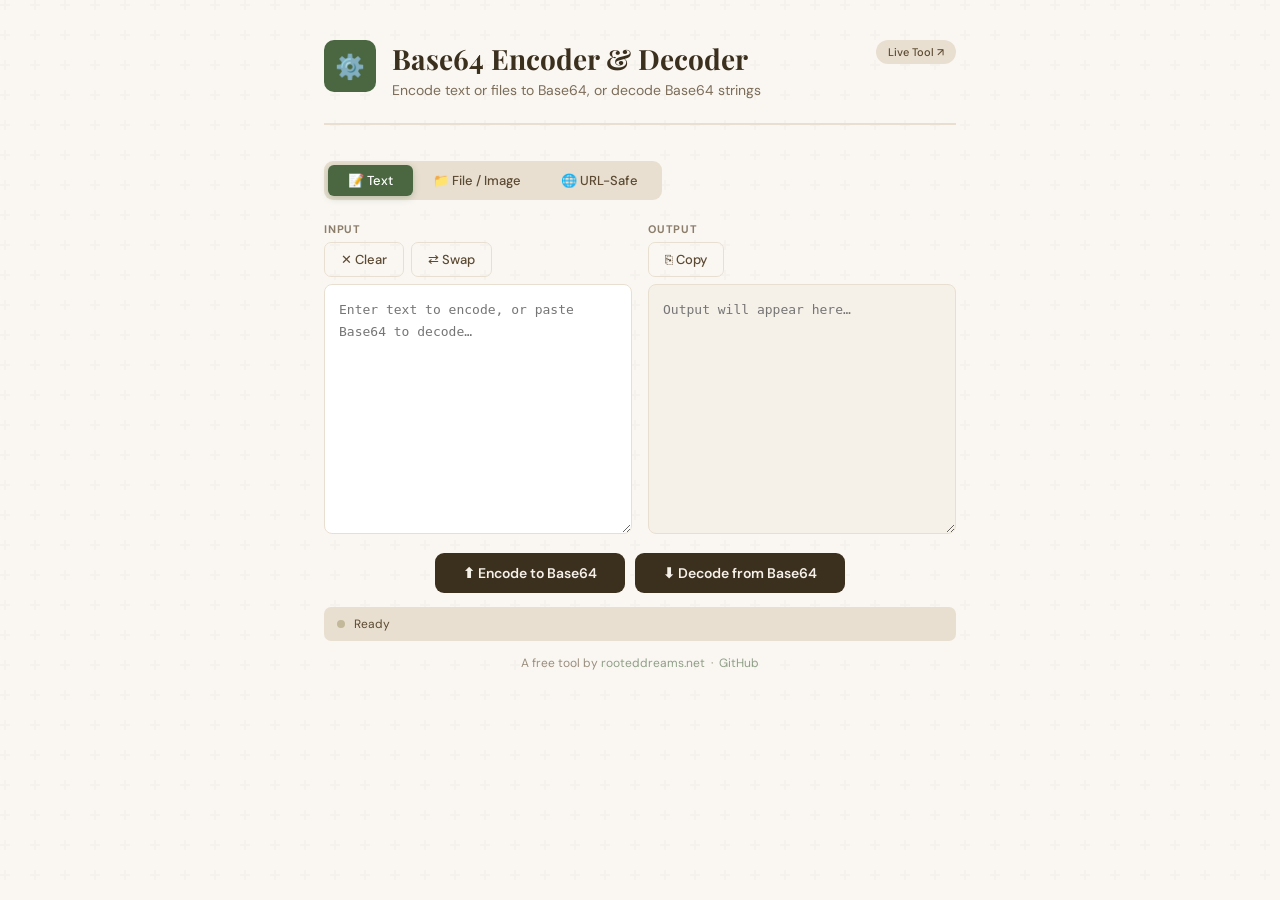
<file: base64-encoder/index.html>
<!DOCTYPE html>
<html lang="en">
<head>
<meta charset="UTF-8">
<meta name="viewport" content="width=device-width, initial-scale=1.0">
<title>Base64 Encoder &amp; Decoder — Rooted Dreams Tools</title>
<link rel="preconnect" href="https://fonts.googleapis.com">
<link href="https://fonts.googleapis.com/css2?family=Playfair+Display:wght@600&family=Source+Code+Pro:wght@400;500&family=DM+Sans:wght@400;500&display=swap" rel="stylesheet">
<link rel="stylesheet" href="css/style.css">
</head>
<body>
<div class="page-wrap">
  <header class="tool-header">
    <div class="tool-icon">⚙️</div>
    <div>
      <h1 class="tool-title">Base64 Encoder &amp; Decoder</h1>
      <p class="tool-sub">Encode text or files to Base64, or decode Base64 strings</p>
    </div>
    <a class="tool-badge" href="https://www.rooteddreams.net/tools/base64-encoder" target="_blank">Live Tool ↗</a>
  </header>
  <div id="tool-root"></div>
  <footer class="tool-footer">
    A free tool by <a href="https://www.rooteddreams.net" target="_blank">rooteddreams.net</a>
    &nbsp;·&nbsp; <a href="https://github.com/RootedDreamsBlog/Web-Tools-Lab" target="_blank">GitHub</a>
  </footer>
</div>
<script src="js/app.js"></script>
</body>
</html>
</file>
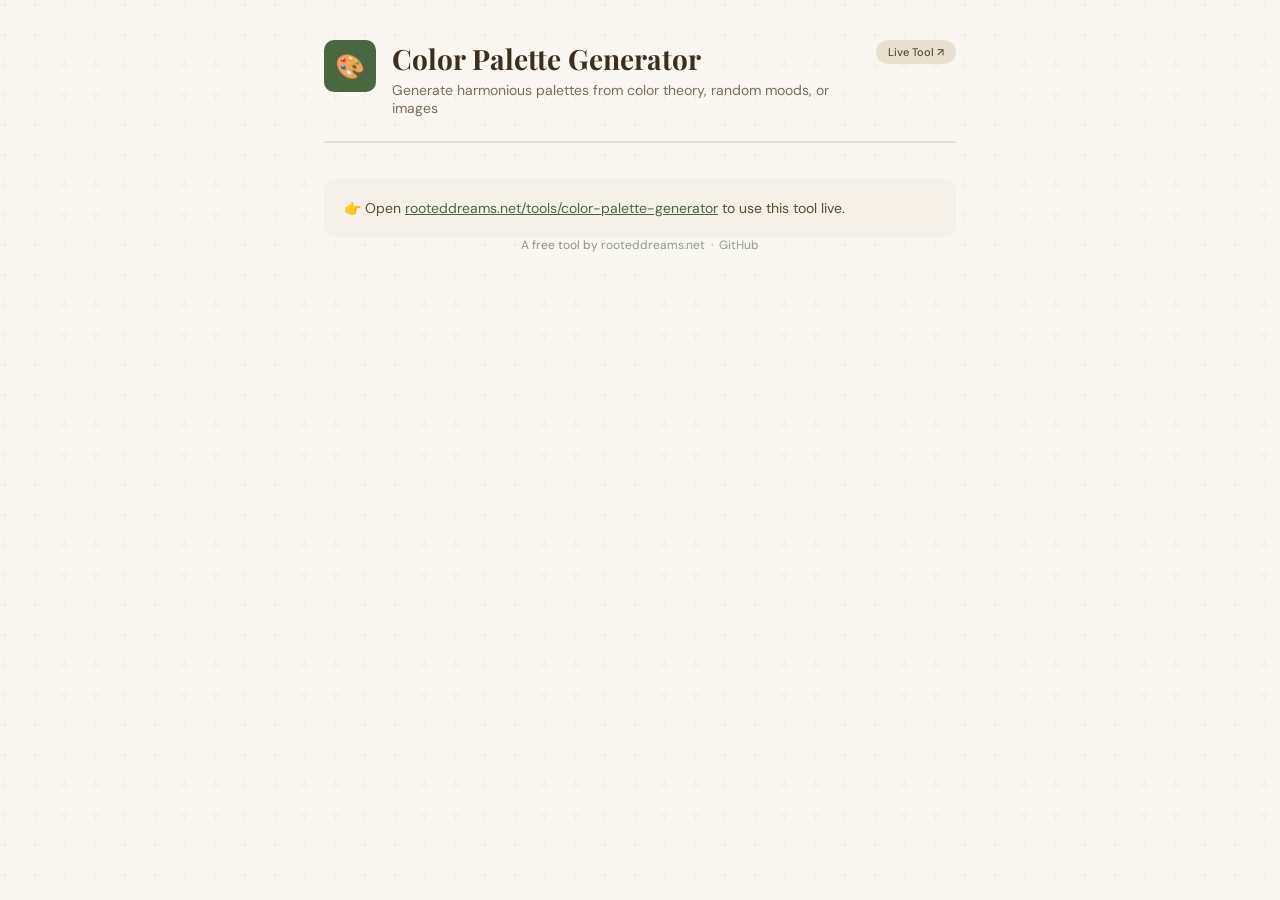
<file: color-palette-generator/index.html>
<!DOCTYPE html>
<html lang="en">
<head>
<meta charset="UTF-8">
<meta name="viewport" content="width=device-width, initial-scale=1.0">
<title>Color Palette Generator — Rooted Dreams Tools</title>
<link rel="preconnect" href="https://fonts.googleapis.com">
<link href="https://fonts.googleapis.com/css2?family=Playfair+Display:wght@600&family=Source+Code+Pro:wght@400;500&family=DM+Sans:wght@400;500&display=swap" rel="stylesheet">
<link rel="stylesheet" href="css/style.css">
</head>
<body>
<div class="page-wrap">
  <header class="tool-header">
    <div class="tool-icon">🎨</div>
    <div>
      <h1 class="tool-title">Color Palette Generator</h1>
      <p class="tool-sub">Generate harmonious palettes from color theory, random moods, or images</p>
    </div>
    <a class="tool-badge" href="https://www.rooteddreams.net/tools/color-palette-generator" target="_blank">Live Tool ↗</a>
  </header>
  <div id="tool-root"></div>
  <footer class="tool-footer">
    A free tool by <a href="https://www.rooteddreams.net" target="_blank">rooteddreams.net</a>
    &nbsp;·&nbsp; <a href="https://github.com/RootedDreamsBlog/Web-Tools-Lab" target="_blank">GitHub</a>
  </footer>
</div>
<script src="js/app.js"></script>
</body>
</html>
</file>
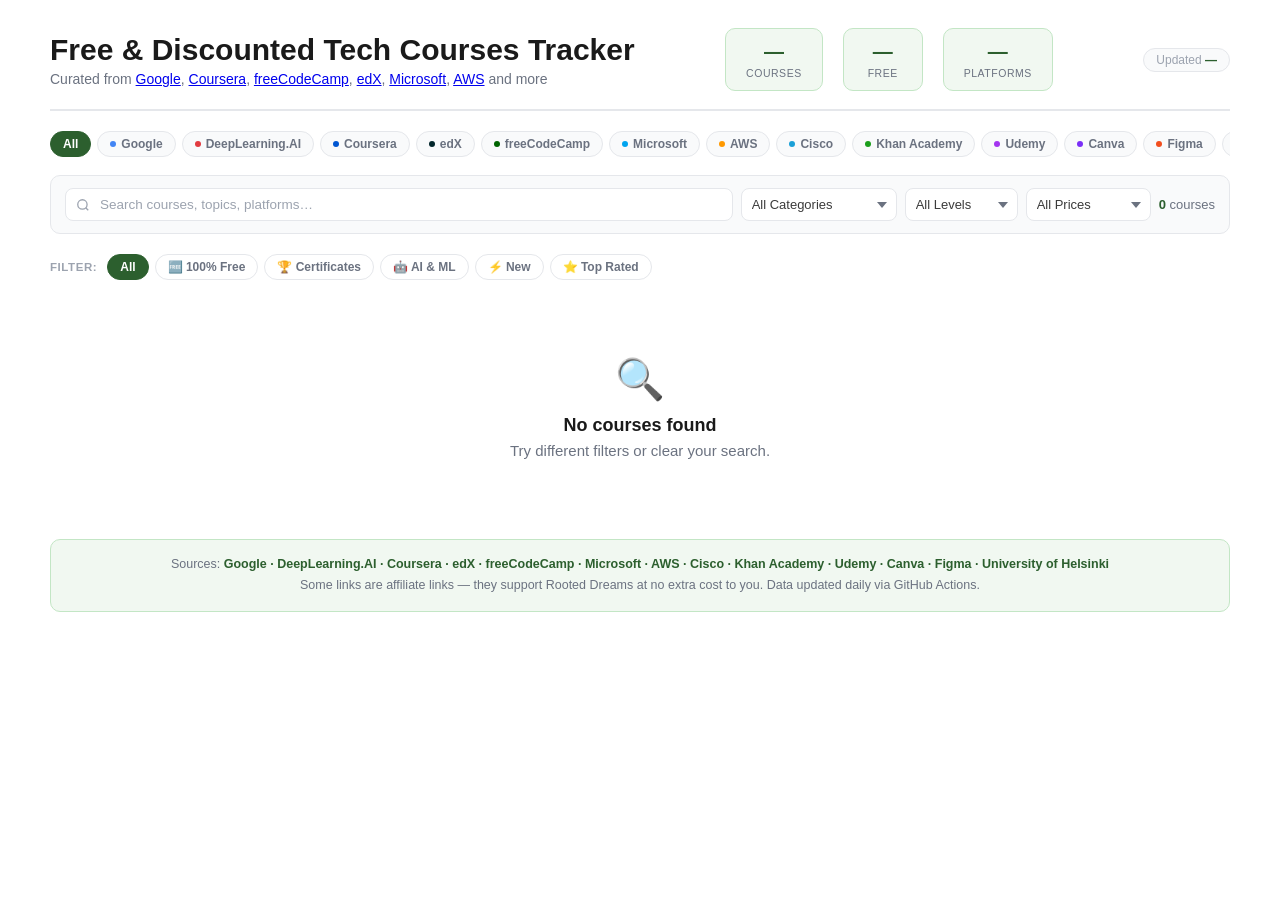
<file: free-courses-tracker/index.html>
<!DOCTYPE html>
<html lang="en">
<head>
    <meta charset="UTF-8">
    <meta name="viewport" content="width=device-width, initial-scale=1.0">
    <style>
        .rd-tracker *,
        .rd-tracker *::before,
        .rd-tracker *::after { box-sizing: border-box; margin: 0; padding: 0; }

        .rd-tracker {
            font-family: 'Plus Jakarta Sans', -apple-system, BlinkMacSystemFont, 'Segoe UI', sans-serif;
            font-size: 15px;
            color: #1a1a1a;
            width: 100%;
            max-width: 1180px;
            margin: 0 auto;
            -webkit-font-smoothing: antialiased;
        }

        /* ── INTRO STRIP ─────────────────────────────────────── */
        .rd-intro {
            display: flex;
            align-items: center;
            justify-content: space-between;
            flex-wrap: wrap;
            gap: 12px;
            padding: 20px 0 18px;
            border-bottom: 2px solid #e5e7eb;
            margin-bottom: 20px;
        }
        .rd-intro-left h2 {
            font-size: 22px;
            font-weight: 700;
            color: #1a1a1a;
            letter-spacing: -.01em;
        }
        .rd-intro-left p {
            font-size: 14px;
            color: #6b7280;
            margin-top: 4px;
        }
        .rd-stats {
            display: flex;
            gap: 20px;
            flex-wrap: wrap;
        }
        .rd-stat {
            text-align: center;
            background: #f1f8f1;
            border: 1px solid #c3e6c5;
            border-radius: 10px;
            padding: 10px 20px;
            min-width: 80px;
        }
        .rd-stat-n {
            font-size: 20px;
            font-weight: 700;
            color: #2c5f2e;
            display: block;
            line-height: 1.2;
        }
        .rd-stat-l {
            font-size: 10.5px;
            color: #6b7280;
            letter-spacing: .05em;
            text-transform: uppercase;
        }
        .rd-updated {
            font-size: 12px;
            color: #9ca3af;
            background: #f9fafb;
            border: 1px solid #e5e7eb;
            border-radius: 99px;
            padding: 4px 12px;
            align-self: center;
        }
        .rd-updated span { color: #2c5f2e; font-weight: 600; }

        /* ── PLATFORM PILLS ──────────────────────────────────── */
        .rd-plat-wrap {
            overflow-x: auto;
            scrollbar-width: none;
            margin-bottom: 16px;
            padding-bottom: 2px;
        }
        .rd-plat-wrap::-webkit-scrollbar { display: none; }
        .rd-plat-inner {
            display: flex;
            gap: 6px;
            width: max-content;
        }
        .rd-pp {
            display: inline-flex;
            align-items: center;
            gap: 5px;
            background: #f9fafb;
            border: 1.5px solid #e5e7eb;
            color: #6b7280;
            font-family: inherit;
            font-size: 12px;
            font-weight: 600;
            padding: 5px 12px;
            border-radius: 99px;
            cursor: pointer;
            transition: all .15s;
            white-space: nowrap;
        }
        .rd-pp:hover { border-color: #4a9e4f; color: #2c5f2e; background: #f1f8f1; }
        .rd-pp.on    { background: #2c5f2e; border-color: #2c5f2e; color: #fff; }
        .rd-dot { width: 6px; height: 6px; border-radius: 50%; flex-shrink: 0; }

        /* ── FILTER BAR ──────────────────────────────────────── */
        .rd-filters {
            display: flex;
            gap: 8px;
            flex-wrap: wrap;
            align-items: center;
            margin-bottom: 20px;
            padding: 12px 14px;
            background: #f9fafb;
            border: 1px solid #e5e7eb;
            border-radius: 10px;
        }
        .rd-search {
            position: relative;
            flex: 1;
            min-width: 200px;
        }
        .rd-search svg {
            position: absolute;
            left: 11px;
            top: 50%;
            transform: translateY(-50%);
            color: #9ca3af;
            pointer-events: none;
        }
        .rd-search input {
            width: 100%;
            padding: 8px 12px 8px 34px;
            background: #fff;
            border: 1.5px solid #e5e7eb;
            border-radius: 8px;
            font-family: inherit;
            font-size: 13.5px;
            color: #1a1a1a;
            outline: none;
            transition: border-color .15s;
        }
        .rd-search input:focus { border-color: #4a9e4f; }
        .rd-search input::placeholder { color: #9ca3af; }
        .rd-sel select {
            appearance: none;
            background: #fff;
            border: 1.5px solid #e5e7eb;
            border-radius: 8px;
            font-family: inherit;
            font-size: 13px;
            color: #3b3b3b;
            padding: 8px 28px 8px 10px;
            cursor: pointer;
            outline: none;
            transition: border-color .15s;
            background-image: url("data:image/svg+xml,%3Csvg xmlns='http://www.w3.org/2000/svg' width='10' height='6'%3E%3Cpath fill='%236b7280' d='M0 0l5 6 5-6z'/%3E%3C/svg%3E");
            background-repeat: no-repeat;
            background-position: right 9px center;
            background-color: #fff;
        }
        .rd-sel select:focus { border-color: #4a9e4f; }
        .rd-count { font-size: 13px; color: #6b7280; margin-left: auto; white-space: nowrap; }
        .rd-count b { color: #2c5f2e; font-weight: 700; }

        /* ── SORT CHIPS ──────────────────────────────────────── */
        .rd-sorts {
            display: flex;
            gap: 6px;
            flex-wrap: wrap;
            margin-bottom: 20px;
            align-items: center;
        }
        .rd-sort-lbl { font-size: 11.5px; font-weight: 700; color: #9ca3af; letter-spacing: .05em; text-transform: uppercase; margin-right: 4px; }
        .rd-sc {
            background: none;
            border: 1.5px solid #e5e7eb;
            color: #6b7280;
            font-family: inherit;
            font-size: 12px;
            font-weight: 600;
            padding: 5px 12px;
            border-radius: 99px;
            cursor: pointer;
            transition: all .15s;
        }
        .rd-sc:hover { border-color: #4a9e4f; color: #2c5f2e; }
        .rd-sc.on    { background: #2c5f2e; border-color: #2c5f2e; color: #fff; }

        /* ── GRID ────────────────────────────────────────────── */
        .rd-grid {
            display: grid;
            grid-template-columns: repeat(auto-fill, minmax(300px, 1fr));
            gap: 16px;
        }

        /* ── CARD ────────────────────────────────────────────── */
        .rd-card {
            background: #fff;
            border: 1.5px solid #e5e7eb;
            border-radius: 12px;
            padding: 18px;
            display: flex;
            flex-direction: column;
            gap: 11px;
            transition: box-shadow .2s, border-color .2s, transform .2s;
            animation: rdUp .3s ease both;
        }
        .rd-card:hover {
            box-shadow: 0 6px 24px rgba(0,0,0,.09);
            border-color: #81c784;
            transform: translateY(-2px);
        }
        @keyframes rdUp {
            from { opacity: 0; transform: translateY(10px); }
            to   { opacity: 1; transform: translateY(0); }
        }

        .rd-ctop { display: flex; justify-content: space-between; align-items: flex-start; gap: 7px; }

        /* platform labels */
        .rd-plbl {
            font-size: 10.5px; font-weight: 700; letter-spacing: .06em;
            text-transform: uppercase; padding: 3px 9px; border-radius: 6px;
            border: 1.5px solid; white-space: nowrap;
        }
        .rp-google     { color: #1a73e8; border-color: #c6dcff; background: #eef4ff; }
        .rp-dl         { color: #b91c1c; border-color: #fecaca; background: #fff5f5; }
        .rp-coursera   { color: #0056d2; border-color: #c5deff; background: #f0f6ff; }
        .rp-udemy      { color: #7b2de8; border-color: #ddd0fc; background: #f7f0ff; }
        .rp-edx        { color: #026d77; border-color: #b2dfe6; background: #edf9fb; }
        .rp-fcc        { color: #166534; border-color: #bbf7d0; background: #f0fdf4; }
        .rp-cisco      { color: #0369a1; border-color: #bae6fd; background: #f0f9ff; }
        .rp-khan       { color: #15803d; border-color: #bbf7d0; background: #f0fdf4; }
        .rp-ms         { color: #0078d4; border-color: #bfdfff; background: #eff6ff; }
        .rp-aws        { color: #c27803; border-color: #fde68a; background: #fffbeb; }
        .rp-canva      { color: #6d28d9; border-color: #ddd6fe; background: #f5f3ff; }
        .rp-figma      { color: #c2410c; border-color: #fed7aa; background: #fff7ed; }
        .rp-odin       { color: #166534; border-color: #bbf7d0; background: #f0fdf4; }
        .rp-default    { color: #6b7280; border-color: #e5e7eb; background: #f9fafb; }

        /* badges */
        .rd-bdg {
            font-size: 10.5px; font-weight: 700; padding: 3px 9px;
            border-radius: 6px; border: 1.5px solid; white-space: nowrap; flex-shrink: 0;
        }
        .rb-free   { color: #2c5f2e; border-color: #81c784; background: #e8f5e9; }
        .rb-cert   { color: #d97706; border-color: #fcd34d; background: #fef3c7; }
        .rb-hot    { color: #dc2626; border-color: #fca5a5; background: #fee2e2; }
        .rb-new    { color: #2563eb; border-color: #93c5fd; background: #dbeafe; }
        .rb-disc   { color: #7c3aed; border-color: #c4b5fd; background: #ede9fe; }
        .rb-brand  { color: #0284c7; border-color: #7dd3fc; background: #e0f2fe; }
        .rb-ms     { color: #0078d4; border-color: #bfdfff; background: #eff6ff; }
        .rb-aws    { color: #d97706; border-color: #fcd34d; background: #fef3c7; }
        .rb-shield { color: #0284c7; border-color: #7dd3fc; background: #e0f2fe; }
        .rb-os     { color: #2c5f2e; border-color: #81c784; background: #e8f5e9; }
        .rb-harvard{ color: #9b1c1c; border-color: #fca5a5; background: #fff0f0; }

        .rd-title { font-size: 15px; font-weight: 700; line-height: 1.4; color: #1a1a1a; }

        .rd-tags { display: flex; gap: 5px; flex-wrap: wrap; }
        .rd-tag  { font-size: 11px; font-weight: 600; padding: 2px 9px; border-radius: 99px; background: #f9fafb; border: 1px solid #e5e7eb; color: #6b7280; }
        .rd-tag-cat { background: #f1f8f1; border-color: #c3e6c5; color: #2c5f2e; }

        .rd-meta { display: flex; gap: 12px; font-size: 12px; color: #6b7280; flex-wrap: wrap; }
        .rd-desc { font-size: 13px; color: #3b3b3b; line-height: 1.58; flex: 1; }

        .rd-prow {
            display: flex; align-items: center; justify-content: space-between;
            gap: 6px; padding-top: 4px; border-top: 1px solid #e5e7eb;
        }
        .rd-pg    { display: flex; align-items: baseline; gap: 7px; }
        .rd-pfree { font-size: 17px; font-weight: 700; color: #2c5f2e; }
        .rd-ptrial{ font-size: 15px; font-weight: 700; color: #4a9e4f; }
        .rd-ppaid { font-size: 17px; font-weight: 700; color: #dc2626; }
        .rd-pwas  { font-size: 12px; color: #9ca3af; text-decoration: line-through; }
        .rd-exp   {
            font-size: 11px; font-weight: 700; color: #dc2626;
            background: #fee2e2; border: 1px solid #fca5a5;
            padding: 2px 9px; border-radius: 99px;
            animation: rdPulse 2s infinite;
        }
        @keyframes rdPulse { 0%,100%{opacity:1} 50%{opacity:.5} }

        .rd-btn {
            display: flex; align-items: center; justify-content: center; gap: 5px;
            text-decoration: none; font-family: inherit; font-size: 13.5px; font-weight: 700;
            padding: 10px 16px; border-radius: 8px;
            transition: filter .15s, transform .15s; margin-top: 2px;
        }
        .rd-btn:hover { filter: brightness(1.08); transform: scale(1.01); }
        .rb-btn-free  { background: linear-gradient(135deg, #1b4d1d, #4a9e4f); color: #fff; }
        .rb-btn-trial { background: linear-gradient(135deg, #2c5f2e, #81c784); color: #fff; }
        .rb-btn-paid  { background: linear-gradient(135deg, #92400e, #d97706); color: #fff; }

        /* ── EMPTY ───────────────────────────────────────────── */
        .rd-empty { grid-column: 1/-1; text-align: center; padding: 56px 20px; color: #6b7280; }
        .rd-empty-ico { font-size: 40px; margin-bottom: 12px; }
        .rd-empty h3  { font-size: 18px; color: #1a1a1a; margin-bottom: 6px; }

        /* ── FOOTER NOTE ─────────────────────────────────────── */
        .rd-footnote {
            margin-top: 24px;
            padding: 14px 16px;
            background: #f1f8f1;
            border: 1px solid #c3e6c5;
            border-radius: 10px;
            font-size: 12.5px;
            color: #6b7280;
            text-align: center;
            line-height: 1.7;
        }
        .rd-footnote strong { color: #2c5f2e; }

        /* ── RESPONSIVE ──────────────────────────────────────── */
        @media (max-width: 640px) {
            .rd-intro   { flex-direction: column; align-items: flex-start; }
            .rd-stats   { gap: 10px; }
            .rd-filters { flex-direction: column; }
            .rd-search  { min-width: 100%; }
            .rd-sel select { width: 100%; }
            .rd-count   { margin-left: 0; }
            .rd-grid    { grid-template-columns: 1fr; }
        }

        /* ── SKELETON LOADING CARDS ──────────────────────────── */
        .rd-skeleton { pointer-events: none; }
        .rd-skel-top, .rd-skel-title, .rd-skel-line, .rd-skel-btn {
            background: linear-gradient(90deg, #f0f0f0 25%, #e0e0e0 50%, #f0f0f0 75%);
            background-size: 200% 100%;
            animation: rdSkel 1.4s ease infinite;
            border-radius: 6px;
        }
        .rd-skel-top   { height: 22px; width: 40%; margin-bottom: 4px; }
        .rd-skel-title { height: 18px; width: 85%; margin: 4px 0; }
        .rd-skel-line  { height: 14px; width: 70%; margin: 6px 0; }
        .rd-skel-short { width: 45%; }
        .rd-skel-btn   { height: 40px; width: 100%; margin-top: 8px; }
        @keyframes rdSkel {
            0%   { background-position: 200% 0; }
            100% { background-position: -200% 0; }
        }
    </style>
</head>
<body>
<div class="rd-tracker">

    <!-- INTRO -->
    <div class="rd-intro">
        <div class="rd-intro-left">
            <h1>Free &amp; Discounted Tech Courses Tracker</h1>
            <p>Curated from <a href="https://www.google.com" target="_blank">Google</a>, <a href="https://www.coursera.org" target="_blank">Coursera</a>, <a href="https://www.freecodecamp.org" target="_blank">freeCodeCamp</a>, <a href="https://www.edx.org" target="_blank">edX</a>, <a href="https://www.microsoft.com" target="_blank">Microsoft</a>, <a href="https://www.aws.amacon.com" target="_blank">AWS</a> and more</p>
        </div>
        <div class="rd-stats">
            <div class="rd-stat">
                <span class="rd-stat-n" id="rd-total">—</span>
                <span class="rd-stat-l">Courses</span>
            </div>
            <div class="rd-stat">
                <span class="rd-stat-n" id="rd-free">—</span>
                <span class="rd-stat-l">Free</span>
            </div>
            <div class="rd-stat">
                <span class="rd-stat-n" id="rd-plat-count">—</span>
                <span class="rd-stat-l">Platforms</span>
            </div>
        </div>
        <div class="rd-updated">Updated <span id="rd-updated-date">—</span></div>
    </div>

    <!-- PLATFORM PILLS -->
    <div class="rd-plat-wrap">
        <div class="rd-plat-inner">
            <button class="rd-pp on" onclick="rdPlat('',this)">All</button>
            <button class="rd-pp" onclick="rdPlat('Google',this)"><span class="rd-dot" style="background:#4285f4"></span>Google</button>
            <button class="rd-pp" onclick="rdPlat('DeepLearning.AI',this)"><span class="rd-dot" style="background:#e23b40"></span>DeepLearning.AI</button>
            <button class="rd-pp" onclick="rdPlat('Coursera',this)"><span class="rd-dot" style="background:#0056d2"></span>Coursera</button>
            <button class="rd-pp" onclick="rdPlat('edX',this)"><span class="rd-dot" style="background:#02262b"></span>edX</button>
            <button class="rd-pp" onclick="rdPlat('freeCodeCamp',this)"><span class="rd-dot" style="background:#006400"></span>freeCodeCamp</button>
            <button class="rd-pp" onclick="rdPlat('Microsoft Learn',this)"><span class="rd-dot" style="background:#00a4ef"></span>Microsoft</button>
            <button class="rd-pp" onclick="rdPlat('AWS Training',this)"><span class="rd-dot" style="background:#ff9900"></span>AWS</button>
            <button class="rd-pp" onclick="rdPlat('Cisco',this)"><span class="rd-dot" style="background:#1ba0d7"></span>Cisco</button>
            <button class="rd-pp" onclick="rdPlat('Khan Academy',this)"><span class="rd-dot" style="background:#1b9e1b"></span>Khan Academy</button>
            <button class="rd-pp" onclick="rdPlat('Udemy',this)"><span class="rd-dot" style="background:#a435f0"></span>Udemy</button>
            <button class="rd-pp" onclick="rdPlat('Canva',this)"><span class="rd-dot" style="background:#7b2ff7"></span>Canva</button>
            <button class="rd-pp" onclick="rdPlat('Figma',this)"><span class="rd-dot" style="background:#f24e1e"></span>Figma</button>
            <button class="rd-pp" onclick="rdPlat('University of Helsinki',this)"><span class="rd-dot" style="background:#003580"></span>Univ. Helsinki</button>
        </div>
    </div>

    <!-- FILTERS -->
    <div class="rd-filters">
        <div class="rd-search">
            <svg width="14" height="14" fill="none" viewBox="0 0 24 24" stroke="currentColor" stroke-width="2.2">
                <circle cx="11" cy="11" r="8"/><path d="M21 21l-4.35-4.35"/>
            </svg>
            <input type="text" id="rd-search" placeholder="Search courses, topics, platforms…" oninput="rdRender()" autocomplete="off">
        </div>
        <div class="rd-sel">
            <select id="rd-cat" onchange="rdRender()">
                <option value="">All Categories</option>
                <option value="AI & ML">🤖 AI & ML</option>
                <option value="Business & Data">📊 Business & Data</option>
                <option value="Design">🎨 Design</option>
                <option value="Programming">💻 Programming</option>
            </select>
        </div>
        <div class="rd-sel">
            <select id="rd-lvl" onchange="rdRender()">
                <option value="">All Levels</option>
                <option value="Beginner">Beginner</option>
                <option value="Intermediate">Intermediate</option>
            </select>
        </div>
        <div class="rd-sel">
            <select id="rd-price" onchange="rdRender()">
                <option value="">All Prices</option>
                <option value="free">🆓 Free Only</option>
                <option value="trial">🔓 Free Trial</option>
                <option value="paid">💸 Discounted</option>
            </select>
        </div>
        <div class="rd-count"><b id="rd-cnt">0</b> courses</div>
    </div>

    <!-- SORT CHIPS -->
    <div class="rd-sorts">
        <span class="rd-sort-lbl">Filter:</span>
        <button class="rd-sc on" onclick="rdSort('all',this)">All</button>
        <button class="rd-sc"    onclick="rdSort('free',this)">🆓 100% Free</button>
        <button class="rd-sc"    onclick="rdSort('cert',this)">🏆 Certificates</button>
        <button class="rd-sc"    onclick="rdSort('ai',this)">🤖 AI &amp; ML</button>
        <button class="rd-sc"    onclick="rdSort('new',this)">⚡ New</button>
        <button class="rd-sc"    onclick="rdSort('top',this)">⭐ Top Rated</button>
    </div>

    <!-- GRID -->
    <div class="rd-grid" id="rd-grid"></div>

    <!-- FOOTNOTE -->
    <div class="rd-footnote">
        Sources: <strong>Google · DeepLearning.AI · Coursera · edX · freeCodeCamp · Microsoft · AWS · Cisco · Khan Academy · Udemy · Canva · Figma · University of Helsinki</strong><br>
        Some links are affiliate links — they support Rooted Dreams at no extra cost to you. Data updated daily via GitHub Actions.
    </div>

</div><!-- end .rd-tracker -->

<script>
    // Data baked in at build time by scraper/build.py — no fetch, instant load
    // ── DATA: fetched from GitHub, cached in localStorage for the day ──────────
    // jsDelivr CDN — mirrors GitHub with global edge caching + correct CORS headers
    // Much faster than raw.githubusercontent.com when embedded on external sites
    const RD_DATA_URL = 'https://cdn.jsdelivr.net/gh/RootedDreamsBlog/Web-Tools-Lab@main/free-courses-tracker/data/courses.json';
    const RD_CACHE_KEY = 'rd_courses_v2';
    const RD_CACHE_DATE_KEY = 'rd_courses_date_v2';
    let RD_COURSES = [];

    async function rdLoadData() {
        const today = new Date().toISOString().slice(0, 10);
        const cachedDate = localStorage.getItem(RD_CACHE_DATE_KEY);
        const cachedData = localStorage.getItem(RD_CACHE_KEY);

        // Use cache if it's from today — instant, no network request
        if (cachedDate === today && cachedData) {
            try {
                RD_COURSES = JSON.parse(cachedData);
                rdUpdateStats();
                rdRender();
                return;
            } catch(e) { /* cache corrupt, fall through to fetch */ }
        }

        // Show skeleton cards while fetching
        rdShowSkeleton();

        try {
            const res = await fetch(RD_DATA_URL + '?v=' + today);
            if (!res.ok) throw new Error('HTTP ' + res.status);
            RD_COURSES = await res.json();
            // Cache for the rest of today
            localStorage.setItem(RD_CACHE_KEY, JSON.stringify(RD_COURSES));
            localStorage.setItem(RD_CACHE_DATE_KEY, today);
            rdUpdateStats();
            rdRender();
        } catch(err) {
            // If fetch fails, try the stale cache rather than showing an error
            if (cachedData) {
                try {
                    RD_COURSES = JSON.parse(cachedData);
                    rdUpdateStats();
                    rdRender();
                    return;
                } catch(e) {}
            }
            document.getElementById('rd-grid').innerHTML =
                '<div class="rd-empty"><div class="rd-empty-ico">⚠️</div>' +
                '<h3>Could not load courses</h3>' +
                '<p>Please check your internet connection and refresh the page.</p></div>';
        }
    }

    function rdUpdateStats() {
        // All values calculated live from fetched data — never stale
        const total     = RD_COURSES.length;
        const freeCount = RD_COURSES.filter(c => c.price?.toLowerCase() === 'free').length;
        const platforms = new Set(RD_COURSES.map(c => c.platform).filter(Boolean)).size;

        // Most recent scraped_at date in the dataset
        const dates = RD_COURSES.map(c => c.scraped_at).filter(Boolean).sort();
        const latestDate = dates.length
            ? new Date(dates[dates.length - 1]).toLocaleDateString('en-GB', { day: 'numeric', month: 'short', year: 'numeric' })
            : new Date().toLocaleDateString('en-GB', { day: 'numeric', month: 'short', year: 'numeric' });

        const totalEl = document.getElementById('rd-total');
        const freeEl  = document.getElementById('rd-free');
        const platEl  = document.getElementById('rd-plat-count');
        const dateEl  = document.getElementById('rd-updated-date');

        if (totalEl) totalEl.textContent = total + '+';
        if (freeEl)  freeEl.textContent  = freeCount + '+';
        if (platEl)  platEl.textContent  = platforms;
        if (dateEl)  dateEl.textContent  = latestDate;
    }

    function rdShowSkeleton() {
        const grid = document.getElementById('rd-grid');
        grid.innerHTML = Array(6).fill(0).map(() => `
    <div class="rd-card rd-skeleton">
      <div class="rd-skel-top"></div>
      <div class="rd-skel-title"></div>
      <div class="rd-skel-line"></div>
      <div class="rd-skel-line rd-skel-short"></div>
      <div class="rd-skel-btn"></div>
    </div>`).join('');
    }

    let rdActivePlat = '';
    let rdActiveSort = 'all';

    // ── PLATFORM ────────────────────────────────────────────
    function rdPlat(p, btn) {
        rdActivePlat = p;
        document.querySelectorAll('.rd-pp').forEach(b => b.classList.remove('on'));
        btn.classList.add('on');
        rdRender();
    }

    // ── SORT ─────────────────────────────────────────────────
    function rdSort(s, btn) {
        rdActiveSort = s;
        document.querySelectorAll('.rd-sc').forEach(b => b.classList.remove('on'));
        btn.classList.add('on');
        rdRender();
    }

    // ── FILTER ───────────────────────────────────────────────
    function rdFiltered() {
        const q   = document.getElementById('rd-search').value.toLowerCase().trim();
        const cat = document.getElementById('rd-cat').value;
        const lvl = document.getElementById('rd-lvl').value;
        const prc = document.getElementById('rd-price').value;

        return RD_COURSES.filter(c => {
            const p = (c.price||'').toLowerCase();
            if (q && ![c.title,c.platform,c.description,c.category].some(f=>f?.toLowerCase().includes(q))) return false;
            if (cat && c.category !== cat) return false;
            if (lvl && c.level !== lvl) return false;
            if (rdActivePlat && c.platform !== rdActivePlat) return false;
            if (prc==='free'  && p!=='free') return false;
            if (prc==='trial' && p!=='free trial') return false;
            if (prc==='paid'  && (p==='free'||p==='free trial')) return false;
            if (rdActiveSort==='free'  && p!=='free') return false;
            if (rdActiveSort==='cert'  && !c.badge?.toLowerCase().match(/cert|harvard|university|microsoft|google/)) return false;
            if (rdActiveSort==='ai'    && c.category!=='AI & ML') return false;
            if (rdActiveSort==='new'   && !c.badge?.match(/New|⚡/)) return false;
            if (rdActiveSort==='top'   && (c.rating||0)<4.8) return false;
            return true;
        });
    }

    // ── HELPERS ──────────────────────────────────────────────
    function rdPlatClass(p) {
        const m = {
            'Google':'rp-google','DeepLearning.AI':'rp-dl','Coursera':'rp-coursera',
            'Udemy':'rp-udemy','edX':'rp-edx','freeCodeCamp':'rp-fcc','Cisco':'rp-cisco',
            'Khan Academy':'rp-khan','Microsoft Learn':'rp-ms','AWS Training':'rp-aws',
            'Canva':'rp-canva','Figma':'rp-figma','The Odin Project':'rp-odin'
        };
        return m[p]||'rp-default';
    }

    function rdBadgeClass(b) {
        if (!b) return 'rb-brand';
        const s = b.toLowerCase();
        if (s.includes('popular')||s.includes('hot')) return 'rb-hot';
        if (s.includes('certif'))  return 'rb-cert';
        if (s.includes('harvard')) return 'rb-harvard';
        if (s.includes('univers')) return 'rb-cert';
        if (s.includes('%'))       return 'rb-disc';
        if (s.includes('new')||s.includes('⚡')) return 'rb-new';
        if (s.includes('free')&&!s.includes('trial')) return 'rb-free';
        if (s.includes('microsoft')||s.includes('🏢')) return 'rb-ms';
        if (s.includes('aws')||s.includes('☁️')) return 'rb-aws';
        if (s.includes('cisco')||s.includes('🛡')) return 'rb-shield';
        if (s.includes('open source')) return 'rb-os';
        return 'rb-brand';
    }

    function rdPriceHTML(c) {
        const p = (c.price||'').toLowerCase();
        if (p==='free')       return `<span class="rd-pfree">FREE</span>`;
        if (p==='free trial') return `<div class="rd-pg"><span class="rd-ptrial">Free Trial</span><span class="rd-pwas">then ${c.original_price}</span></div>`;
        return `<div class="rd-pg"><span class="rd-ppaid">${c.price}</span><span class="rd-pwas">${c.original_price}</span></div>`;
    }

    function rdExpiry(d) {
        if (!d) return '';
        const days = Math.ceil((new Date(d)-new Date())/86400000);
        return (days>0&&days<=7)?`<span class="rd-exp">⏰ ${days}d left</span>`:'';
    }

    function rdBtnCfg(c) {
        const p = (c.price||'').toLowerCase();
        if (p==='free')       return {cls:'rb-btn-free', lbl:'🎓 Enroll Free →'};
        if (p==='free trial') return {cls:'rb-btn-trial',lbl:'▶ Start Free Trial →'};
        return {cls:'rb-btn-paid',lbl:'⚡ Get This Deal →'};
    }

    // ── RENDER ───────────────────────────────────────────────
    function rdRender() {
        const list = rdFiltered();
        document.getElementById('rd-cnt').textContent = list.length;
        const grid = document.getElementById('rd-grid');

        if (!list.length) {
            grid.innerHTML = `<div class="rd-empty"><div class="rd-empty-ico">🔍</div><h3>No courses found</h3><p>Try different filters or clear your search.</p></div>`;
            return;
        }

        grid.innerHTML = list.map((c, i) => {
            const btn = rdBtnCfg(c);
            return `
    <article class="rd-card" style="animation-delay:${Math.min(i*0.03,0.36)}s">
      <div class="rd-ctop">
        <span class="rd-plbl ${rdPlatClass(c.platform)}">${c.platform}</span>
        <span class="rd-bdg ${rdBadgeClass(c.badge)}">${c.badge||'🆓 Free'}</span>
      </div>
      <h3 class="rd-title">${c.title}</h3>
      <div class="rd-tags">
        <span class="rd-tag rd-tag-cat">${c.category}</span>
        <span class="rd-tag">${c.level}</span>
      </div>
      <div class="rd-meta">
        <span>⭐ ${c.rating}</span>
        <span>👥 ${c.students}</span>
        <span>🕐 ${c.duration}</span>
      </div>
      <p class="rd-desc">${c.description}</p>
      <div class="rd-prow">
        ${rdPriceHTML(c)}
        ${rdExpiry(c.expires)}
      </div>
      <a href="${c.link}" target="_blank" rel="noopener noreferrer" class="rd-btn ${btn.cls}">${btn.lbl}</a>
    </article>`;
        }).join('');
    }

    // Run immediately — data is already in the page, no fetch needed
    rdRender();
</script>
</body>
</html>
</file>
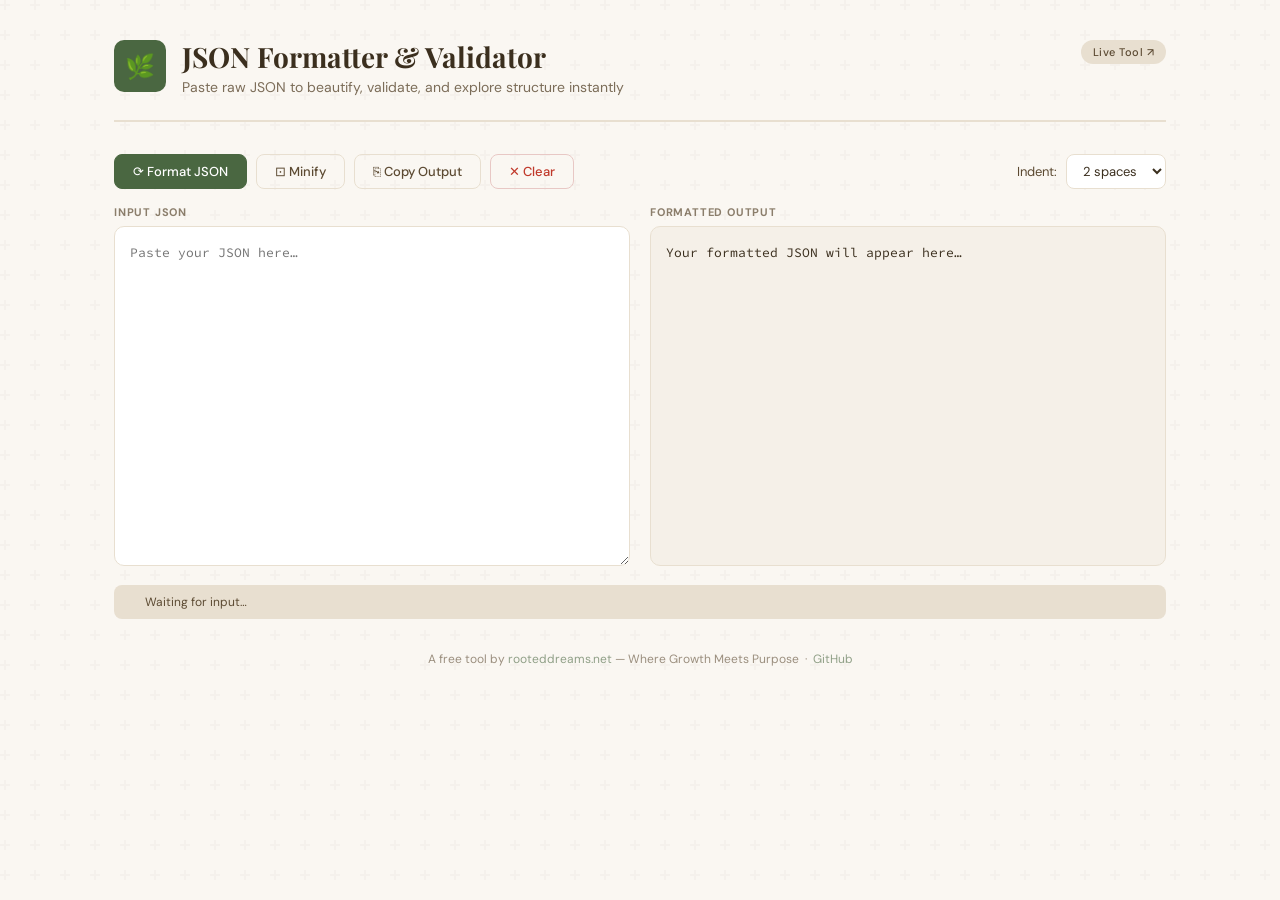
<file: json-formatter/index.html>
<!DOCTYPE html>
<html lang="en">
<head>
<meta charset="UTF-8">
<meta name="viewport" content="width=device-width, initial-scale=1.0">
<title>JSON Formatter & Validator — Rooted Dreams Tools</title>
<meta name="description" content="Free online JSON formatter, validator and beautifier. A free tool by rooteddreams.net">
<link rel="preconnect" href="https://fonts.googleapis.com">
<link href="https://fonts.googleapis.com/css2?family=Playfair+Display:wght@600&family=Source+Code+Pro:wght@400;500&family=DM+Sans:wght@400;500&display=swap" rel="stylesheet">
<link rel="stylesheet" href="css/style.css">
</head>
<body>
<div class="page-wrap">
  <header class="tool-header">
    <div class="tool-icon">🌿</div>
    <div>
      <h1 class="tool-title">JSON Formatter & Validator</h1>
      <p class="tool-sub">Paste raw JSON to beautify, validate, and explore structure instantly</p>
    </div>
    <a class="tool-badge" href="https://www.rooteddreams.net/tools/json-formatter" target="_blank">Live Tool ↗</a>
  </header>

  <div class="controls">
    <button class="btn btn-primary" onclick="rdFmtFormat()">⟳ Format JSON</button>
    <button class="btn btn-secondary" onclick="rdFmtMinify()">⊡ Minify</button>
    <button class="btn btn-secondary" onclick="rdFmtCopy()">⎘ Copy Output</button>
    <button class="btn btn-danger" onclick="rdFmtClear()">✕ Clear</button>
    <span class="indent-label">Indent:</span>
    <select class="indent-select" id="rdFmtIndent">
      <option value="2" selected>2 spaces</option>
      <option value="4">4 spaces</option>
      <option value="tab">Tab</option>
    </select>
  </div>

  <div class="editors">
    <div class="pane">
      <div class="pane-label">Input JSON</div>
      <textarea id="rdFmtInput" class="code-input"
        placeholder='Paste your JSON here…' spellcheck="false"></textarea>
    </div>
    <div class="pane">
      <div class="pane-label">Formatted Output</div>
      <div class="code-output" id="rdFmtOutput">Your formatted JSON will appear here…</div>
    </div>
  </div>

  <div class="status-bar" id="rdFmtStatus">
    <div class="dot"></div>
    <span id="rdFmtMsg">Waiting for input…</span>
  </div>

  <footer class="tool-footer">
    A free tool by <a href="https://www.rooteddreams.net" target="_blank">rooteddreams.net</a> — Where Growth Meets Purpose
    &nbsp;·&nbsp; <a href="https://github.com/RootedDreamsBlog/Web-Tools-Lab" target="_blank">GitHub</a>
  </footer>
</div>

<div class="toast" id="rdFmtToast">✓ Copied to clipboard!</div>
<script src="js/app.js"></script>
</body>
</html>
</file>
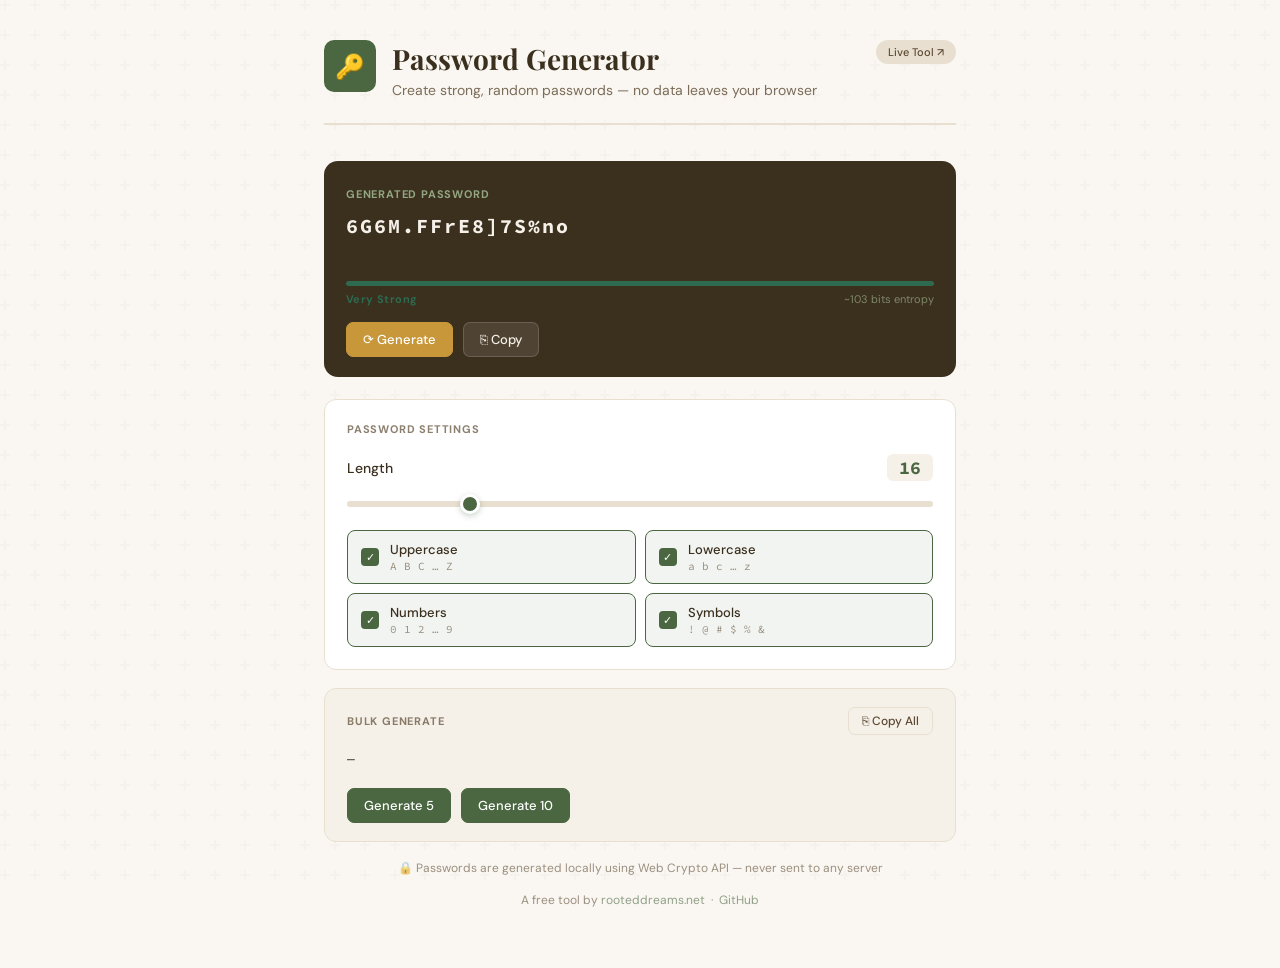
<file: password-generator/index.html>
<!DOCTYPE html>
<html lang="en">
<head>
<meta charset="UTF-8">
<meta name="viewport" content="width=device-width, initial-scale=1.0">
<title>Password Generator — Rooted Dreams Tools</title>
<meta name="description" content="Free secure password generator. Create strong, random passwords. A free tool by rooteddreams.net">
<link rel="preconnect" href="https://fonts.googleapis.com">
<link href="https://fonts.googleapis.com/css2?family=Playfair+Display:wght@600&family=Source+Code+Pro:wght@500;700&family=DM+Sans:wght@400;500&display=swap" rel="stylesheet">
<link rel="stylesheet" href="css/style.css">
</head>
<body>
<div class="page-wrap">
  <header class="tool-header">
    <div class="tool-icon">🔑</div>
    <div>
      <h1 class="tool-title">Password Generator</h1>
      <p class="tool-sub">Create strong, random passwords — no data leaves your browser</p>
    </div>
    <a class="tool-badge" href="https://www.rooteddreams.net/tools/password-generator" target="_blank">Live Tool ↗</a>
  </header>

  <div class="password-card">
    <div class="card-label">Generated Password</div>
    <div class="password-display" id="rdpwDisplay">Click Generate →</div>
    <div class="strength-track"><div class="strength-fill" id="rdpwFill" style="width:0%"></div></div>
    <div class="strength-labels">
      <span class="strength-text" id="rdpwStrTxt"></span>
      <span class="entropy-text" id="rdpwEntr"></span>
    </div>
    <div class="card-actions">
      <button class="btn btn-amber" onclick="rdpwGen()">⟳ Generate</button>
      <button class="btn btn-light" onclick="rdpwCopy('rdpwDisplay')">⎘ Copy</button>
    </div>
  </div>

  <div class="settings-card">
    <div class="section-label">Password Settings</div>
    <div class="slider-row">
      <div class="slider-head">
        <span class="slider-name">Length</span>
        <span class="slider-val" id="rdpwLenVal">16</span>
      </div>
      <input type="range" class="range-input" id="rdpwLen" min="4" max="64" value="16"
             oninput="document.getElementById('rdpwLenVal').textContent=this.value;rdpwGen()">
    </div>
    <div class="options-grid">
      <div class="option-row active" id="rdpwOptUpper" onclick="rdpwToggle('Upper',this)">
        <div class="option-check"></div>
        <div><div class="option-name">Uppercase</div><div class="option-example">A B C … Z</div></div>
      </div>
      <div class="option-row active" id="rdpwOptLower" onclick="rdpwToggle('Lower',this)">
        <div class="option-check"></div>
        <div><div class="option-name">Lowercase</div><div class="option-example">a b c … z</div></div>
      </div>
      <div class="option-row active" id="rdpwOptNums" onclick="rdpwToggle('Nums',this)">
        <div class="option-check"></div>
        <div><div class="option-name">Numbers</div><div class="option-example">0 1 2 … 9</div></div>
      </div>
      <div class="option-row active" id="rdpwOptSyms" onclick="rdpwToggle('Syms',this)">
        <div class="option-check"></div>
        <div><div class="option-name">Symbols</div><div class="option-example">! @ # $ % &amp;</div></div>
      </div>
    </div>
  </div>

  <div class="bulk-card">
    <div class="bulk-head">
      <span class="section-label">Bulk Generate</span>
      <button class="btn btn-outline" style="font-size:12px;padding:5px 13px" onclick="rdpwCopy('rdpwBulk')">⎘ Copy All</button>
    </div>
    <div class="bulk-list" id="rdpwBulk">—</div>
    <div class="bulk-row">
      <button class="btn btn-primary" onclick="rdpwBulkGen(5)">Generate 5</button>
      <button class="btn btn-primary" onclick="rdpwBulkGen(10)">Generate 10</button>
    </div>
  </div>

  <p class="privacy-note">🔒 Passwords are generated locally using Web Crypto API — never sent to any server</p>

  <footer class="tool-footer">
    A free tool by <a href="https://www.rooteddreams.net" target="_blank">rooteddreams.net</a>
    &nbsp;·&nbsp; <a href="https://github.com/RootedDreamsBlog/Web-Tools-Lab" target="_blank">GitHub</a>
  </footer>
</div>
<div class="toast" id="rdpwToast">✓ Copied!</div>
<script src="js/app.js"></script>
</body>
</html>
</file>
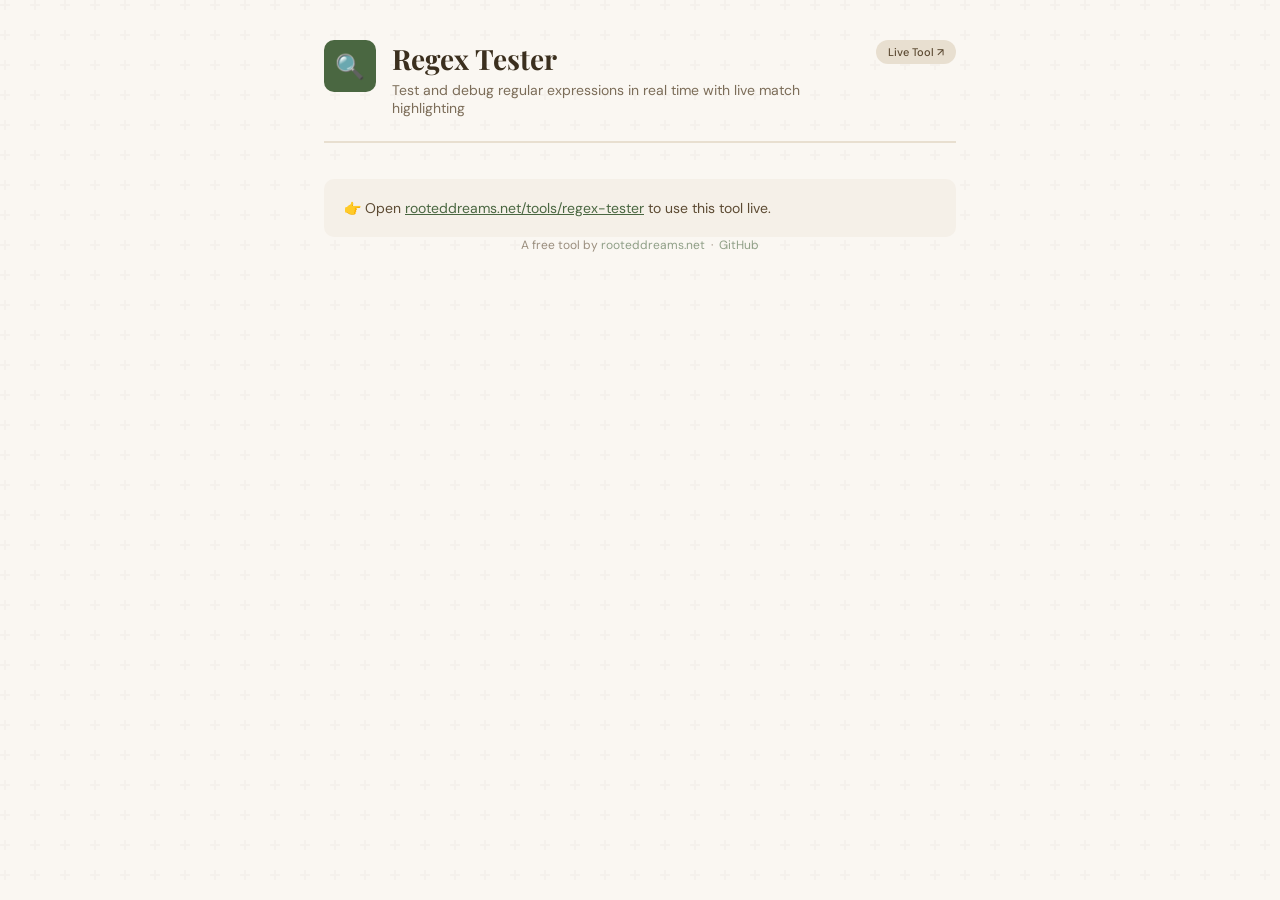
<file: regex-tester/index.html>
<!DOCTYPE html>
<html lang="en">
<head>
<meta charset="UTF-8">
<meta name="viewport" content="width=device-width, initial-scale=1.0">
<title>Regex Tester — Rooted Dreams Tools</title>
<link rel="preconnect" href="https://fonts.googleapis.com">
<link href="https://fonts.googleapis.com/css2?family=Playfair+Display:wght@600&family=Source+Code+Pro:wght@400;500&family=DM+Sans:wght@400;500&display=swap" rel="stylesheet">
<link rel="stylesheet" href="css/style.css">
</head>
<body>
<div class="page-wrap">
  <header class="tool-header">
    <div class="tool-icon">🔍</div>
    <div>
      <h1 class="tool-title">Regex Tester</h1>
      <p class="tool-sub">Test and debug regular expressions in real time with live match highlighting</p>
    </div>
    <a class="tool-badge" href="https://www.rooteddreams.net/tools/regex-tester" target="_blank">Live Tool ↗</a>
  </header>
  <div id="tool-root"></div>
  <footer class="tool-footer">
    A free tool by <a href="https://www.rooteddreams.net" target="_blank">rooteddreams.net</a>
    &nbsp;·&nbsp; <a href="https://github.com/RootedDreamsBlog/Web-Tools-Lab" target="_blank">GitHub</a>
  </footer>
</div>
<script src="js/app.js"></script>
</body>
</html>
</file>
<file: base64-encoder/css/style.css>
/* =============================================
   Password Generator — rooteddreams.net
   CSS Stylesheet
   ============================================= */

:root {
  --bark:      #3b2f1e;
  --soil:      #5c4a32;
  --moss:      #4a6741;
  --leaf:      #a8c49a;
  --parchment: #f5f0e8;
  --cream:     #faf7f2;
  --sand:      #e8dfd0;
  --amber:     #c8973a;
  --radius:    10px;
  --font-mono: 'Source Code Pro', 'SFMono-Regular', Consolas, monospace;
  --font-body: 'DM Sans', -apple-system, sans-serif;
}

*, *::before, *::after { box-sizing: border-box; margin: 0; padding: 0; }

body { font-family: var(--font-body); background: var(--cream); color: var(--bark); min-height: 100vh; }

body::before {
  content: ''; position: fixed; inset: 0;
  background-image: url("data:image/svg+xml,%3Csvg width='60' height='60' viewBox='0 0 60 60' xmlns='http://www.w3.org/2000/svg'%3E%3Cg fill='none' fill-rule='evenodd'%3E%3Cg fill='%235c4a32' fill-opacity='0.03'%3E%3Cpath d='M36 34v-4h-2v4h-4v2h4v4h2v-4h4v-2h-4zm0-30V0h-2v4h-4v2h4v4h2V6h4V4h-4zM6 34v-4H4v4H0v2h4v4h2v-4h4v-2H6zM6 4V0H4v4H0v2h4v4h2V6h4V4H6z'/%3E%3C/g%3E%3C/g%3E%3C/svg%3E");
  pointer-events: none; z-index: 0;
}

.page-wrap { position: relative; z-index: 1; max-width: 680px; margin: 0 auto; padding: 40px 24px 60px; }

.tool-header { display: flex; align-items: flex-start; gap: 16px; margin-bottom: 36px; padding-bottom: 24px; border-bottom: 2px solid var(--sand); }
.tool-icon { width: 52px; height: 52px; border-radius: var(--radius); background: var(--moss); display: flex; align-items: center; justify-content: center; flex-shrink: 0; font-size: 24px; }
.tool-title { font-family: 'Playfair Display', serif; font-size: 28px; color: var(--bark); }
.tool-sub { font-size: 14px; color: var(--soil); margin-top: 4px; opacity: 0.8; }
.tool-badge { margin-left: auto; flex-shrink: 0; background: var(--sand); color: var(--soil); font-size: 11px; font-weight: 500; padding: 5px 12px; border-radius: 20px; text-decoration: none; transition: background 0.2s; }
.tool-badge:hover { background: var(--leaf); color: var(--bark); }

/* Password card */
.password-card { background: var(--bark); border-radius: 14px; padding: 26px 22px 20px; margin-bottom: 22px; }
.card-label { font-size: 11px; font-weight: 700; letter-spacing: .8px; text-transform: uppercase; color: var(--leaf); opacity: .8; margin-bottom: 10px; }
.password-display { font-family: var(--font-mono); font-size: 20px; font-weight: 700; color: var(--parchment); letter-spacing: 2px; word-break: break-all; line-height: 1.5; min-height: 56px; }
.strength-track { height: 5px; background: rgba(255,255,255,.1); border-radius: 3px; overflow: hidden; margin-top: 14px; }
.strength-fill { height: 100%; border-radius: 3px; transition: width .4s, background .4s; }
.strength-labels { display: flex; justify-content: space-between; margin-top: 6px; }
.strength-text { font-size: 11px; font-weight: 700; letter-spacing: .4px; }
.entropy-text { font-size: 11px; color: var(--leaf); opacity: .6; }
.card-actions { display: flex; gap: 10px; margin-top: 16px; }

/* Buttons */
.btn { font-size: 13px; font-weight: 500; padding: 8px 16px; border-radius: 7px; border: 1.5px solid transparent; cursor: pointer; transition: all .18s; font-family: var(--font-body); }
.btn-primary { background: var(--moss); color: #fff; border-color: var(--moss); }
.btn-primary:hover { background: #3a5534; }
.btn-amber { background: var(--amber); color: #fff; border-color: var(--amber); }
.btn-amber:hover { background: #b8872a; }
.btn-light { background: rgba(255,255,255,.1); color: var(--parchment); border-color: rgba(255,255,255,.15); }
.btn-light:hover { background: rgba(255,255,255,.18); }
.btn-outline { background: transparent; color: var(--soil); border-color: var(--sand); }
.btn-outline:hover { border-color: var(--moss); color: var(--moss); }

/* Settings card */
.settings-card { background: #fff; border: 1.5px solid var(--sand); border-radius: 12px; padding: 22px; margin-bottom: 18px; }
.section-label { font-size: 11px; font-weight: 700; letter-spacing: .8px; text-transform: uppercase; color: var(--soil); opacity: .7; }
.slider-row { margin: 18px 0; }
.slider-head { display: flex; justify-content: space-between; align-items: center; margin-bottom: 10px; }
.slider-name { font-size: 14px; font-weight: 500; }
.slider-val { font-family: var(--font-mono); font-size: 18px; font-weight: 700; color: var(--moss); background: var(--parchment); padding: 2px 12px; border-radius: 6px; }
.range-input { -webkit-appearance: none; width: 100%; height: 6px; background: var(--sand); border-radius: 3px; outline: none; cursor: pointer; }
.range-input::-webkit-slider-thumb { -webkit-appearance: none; width: 20px; height: 20px; border-radius: 50%; background: var(--moss); border: 3px solid #fff; box-shadow: 0 2px 6px rgba(74,103,65,.3); }

/* Options grid */
.options-grid { display: grid; grid-template-columns: 1fr 1fr; gap: 9px; }
@media(max-width:480px) { .options-grid { grid-template-columns: 1fr; } }
.option-row { display: flex; align-items: center; gap: 11px; padding: 10px 13px; border-radius: 8px; border: 1.5px solid var(--sand); cursor: pointer; transition: all .15s; user-select: none; }
.option-row:hover { border-color: var(--leaf); background: var(--parchment); }
.option-row.active { border-color: var(--moss); background: rgba(74,103,65,.07); }
.option-check { width: 18px; height: 18px; border-radius: 4px; border: 2px solid var(--sand); flex-shrink: 0; display: flex; align-items: center; justify-content: center; transition: all .15s; position: relative; }
.option-row.active .option-check { background: var(--moss); border-color: var(--moss); }
.option-check::after { content: '✓'; font-size: 11px; color: #fff; opacity: 0; transition: opacity .15s; }
.option-row.active .option-check::after { opacity: 1; }
.option-name { font-size: 13px; font-weight: 500; }
.option-example { font-family: var(--font-mono); font-size: 11px; color: var(--soil); opacity: .6; margin-top: 1px; }

/* Bulk */
.bulk-card { background: var(--parchment); border: 1.5px solid var(--sand); border-radius: 12px; padding: 18px 22px; margin-bottom: 18px; }
.bulk-head { display: flex; justify-content: space-between; align-items: center; margin-bottom: 12px; }
.bulk-list { font-family: var(--font-mono); font-size: 13px; line-height: 1.9; color: var(--bark); max-height: 155px; overflow-y: auto; white-space: pre; }
.bulk-row { display: flex; gap: 10px; margin-top: 16px; }

.privacy-note { font-size: 12px; color: var(--soil); opacity: .6; text-align: center; margin-bottom: 16px; }
.tool-footer { text-align: center; font-size: 12px; color: var(--soil); opacity: .6; }
.tool-footer a { color: var(--moss); text-decoration: none; }
.tool-footer a:hover { text-decoration: underline; }

.toast { position: fixed; bottom: 28px; right: 28px; background: var(--bark); color: var(--parchment); padding: 11px 18px; border-radius: 9px; font-size: 13px; font-weight: 500; opacity: 0; pointer-events: none; transform: translateY(8px); transition: all .3s; z-index: 100; }
.toast.show { opacity: 1; transform: translateY(0); }
</file>
<file: color-palette-generator/css/style.css>
/* =============================================
   Password Generator — rooteddreams.net
   CSS Stylesheet
   ============================================= */

:root {
  --bark:      #3b2f1e;
  --soil:      #5c4a32;
  --moss:      #4a6741;
  --leaf:      #a8c49a;
  --parchment: #f5f0e8;
  --cream:     #faf7f2;
  --sand:      #e8dfd0;
  --amber:     #c8973a;
  --radius:    10px;
  --font-mono: 'Source Code Pro', 'SFMono-Regular', Consolas, monospace;
  --font-body: 'DM Sans', -apple-system, sans-serif;
}

*, *::before, *::after { box-sizing: border-box; margin: 0; padding: 0; }

body { font-family: var(--font-body); background: var(--cream); color: var(--bark); min-height: 100vh; }

body::before {
  content: ''; position: fixed; inset: 0;
  background-image: url("data:image/svg+xml,%3Csvg width='60' height='60' viewBox='0 0 60 60' xmlns='http://www.w3.org/2000/svg'%3E%3Cg fill='none' fill-rule='evenodd'%3E%3Cg fill='%235c4a32' fill-opacity='0.03'%3E%3Cpath d='M36 34v-4h-2v4h-4v2h4v4h2v-4h4v-2h-4zm0-30V0h-2v4h-4v2h4v4h2V6h4V4h-4zM6 34v-4H4v4H0v2h4v4h2v-4h4v-2H6zM6 4V0H4v4H0v2h4v4h2V6h4V4H6z'/%3E%3C/g%3E%3C/g%3E%3C/svg%3E");
  pointer-events: none; z-index: 0;
}

.page-wrap { position: relative; z-index: 1; max-width: 680px; margin: 0 auto; padding: 40px 24px 60px; }

.tool-header { display: flex; align-items: flex-start; gap: 16px; margin-bottom: 36px; padding-bottom: 24px; border-bottom: 2px solid var(--sand); }
.tool-icon { width: 52px; height: 52px; border-radius: var(--radius); background: var(--moss); display: flex; align-items: center; justify-content: center; flex-shrink: 0; font-size: 24px; }
.tool-title { font-family: 'Playfair Display', serif; font-size: 28px; color: var(--bark); }
.tool-sub { font-size: 14px; color: var(--soil); margin-top: 4px; opacity: 0.8; }
.tool-badge { margin-left: auto; flex-shrink: 0; background: var(--sand); color: var(--soil); font-size: 11px; font-weight: 500; padding: 5px 12px; border-radius: 20px; text-decoration: none; transition: background 0.2s; }
.tool-badge:hover { background: var(--leaf); color: var(--bark); }

/* Password card */
.password-card { background: var(--bark); border-radius: 14px; padding: 26px 22px 20px; margin-bottom: 22px; }
.card-label { font-size: 11px; font-weight: 700; letter-spacing: .8px; text-transform: uppercase; color: var(--leaf); opacity: .8; margin-bottom: 10px; }
.password-display { font-family: var(--font-mono); font-size: 20px; font-weight: 700; color: var(--parchment); letter-spacing: 2px; word-break: break-all; line-height: 1.5; min-height: 56px; }
.strength-track { height: 5px; background: rgba(255,255,255,.1); border-radius: 3px; overflow: hidden; margin-top: 14px; }
.strength-fill { height: 100%; border-radius: 3px; transition: width .4s, background .4s; }
.strength-labels { display: flex; justify-content: space-between; margin-top: 6px; }
.strength-text { font-size: 11px; font-weight: 700; letter-spacing: .4px; }
.entropy-text { font-size: 11px; color: var(--leaf); opacity: .6; }
.card-actions { display: flex; gap: 10px; margin-top: 16px; }

/* Buttons */
.btn { font-size: 13px; font-weight: 500; padding: 8px 16px; border-radius: 7px; border: 1.5px solid transparent; cursor: pointer; transition: all .18s; font-family: var(--font-body); }
.btn-primary { background: var(--moss); color: #fff; border-color: var(--moss); }
.btn-primary:hover { background: #3a5534; }
.btn-amber { background: var(--amber); color: #fff; border-color: var(--amber); }
.btn-amber:hover { background: #b8872a; }
.btn-light { background: rgba(255,255,255,.1); color: var(--parchment); border-color: rgba(255,255,255,.15); }
.btn-light:hover { background: rgba(255,255,255,.18); }
.btn-outline { background: transparent; color: var(--soil); border-color: var(--sand); }
.btn-outline:hover { border-color: var(--moss); color: var(--moss); }

/* Settings card */
.settings-card { background: #fff; border: 1.5px solid var(--sand); border-radius: 12px; padding: 22px; margin-bottom: 18px; }
.section-label { font-size: 11px; font-weight: 700; letter-spacing: .8px; text-transform: uppercase; color: var(--soil); opacity: .7; }
.slider-row { margin: 18px 0; }
.slider-head { display: flex; justify-content: space-between; align-items: center; margin-bottom: 10px; }
.slider-name { font-size: 14px; font-weight: 500; }
.slider-val { font-family: var(--font-mono); font-size: 18px; font-weight: 700; color: var(--moss); background: var(--parchment); padding: 2px 12px; border-radius: 6px; }
.range-input { -webkit-appearance: none; width: 100%; height: 6px; background: var(--sand); border-radius: 3px; outline: none; cursor: pointer; }
.range-input::-webkit-slider-thumb { -webkit-appearance: none; width: 20px; height: 20px; border-radius: 50%; background: var(--moss); border: 3px solid #fff; box-shadow: 0 2px 6px rgba(74,103,65,.3); }

/* Options grid */
.options-grid { display: grid; grid-template-columns: 1fr 1fr; gap: 9px; }
@media(max-width:480px) { .options-grid { grid-template-columns: 1fr; } }
.option-row { display: flex; align-items: center; gap: 11px; padding: 10px 13px; border-radius: 8px; border: 1.5px solid var(--sand); cursor: pointer; transition: all .15s; user-select: none; }
.option-row:hover { border-color: var(--leaf); background: var(--parchment); }
.option-row.active { border-color: var(--moss); background: rgba(74,103,65,.07); }
.option-check { width: 18px; height: 18px; border-radius: 4px; border: 2px solid var(--sand); flex-shrink: 0; display: flex; align-items: center; justify-content: center; transition: all .15s; position: relative; }
.option-row.active .option-check { background: var(--moss); border-color: var(--moss); }
.option-check::after { content: '✓'; font-size: 11px; color: #fff; opacity: 0; transition: opacity .15s; }
.option-row.active .option-check::after { opacity: 1; }
.option-name { font-size: 13px; font-weight: 500; }
.option-example { font-family: var(--font-mono); font-size: 11px; color: var(--soil); opacity: .6; margin-top: 1px; }

/* Bulk */
.bulk-card { background: var(--parchment); border: 1.5px solid var(--sand); border-radius: 12px; padding: 18px 22px; margin-bottom: 18px; }
.bulk-head { display: flex; justify-content: space-between; align-items: center; margin-bottom: 12px; }
.bulk-list { font-family: var(--font-mono); font-size: 13px; line-height: 1.9; color: var(--bark); max-height: 155px; overflow-y: auto; white-space: pre; }
.bulk-row { display: flex; gap: 10px; margin-top: 16px; }

.privacy-note { font-size: 12px; color: var(--soil); opacity: .6; text-align: center; margin-bottom: 16px; }
.tool-footer { text-align: center; font-size: 12px; color: var(--soil); opacity: .6; }
.tool-footer a { color: var(--moss); text-decoration: none; }
.tool-footer a:hover { text-decoration: underline; }

.toast { position: fixed; bottom: 28px; right: 28px; background: var(--bark); color: var(--parchment); padding: 11px 18px; border-radius: 9px; font-size: 13px; font-weight: 500; opacity: 0; pointer-events: none; transform: translateY(8px); transition: all .3s; z-index: 100; }
.toast.show { opacity: 1; transform: translateY(0); }
</file>
<file: json-formatter/css/style.css>
/* =============================================
   JSON Formatter — rooteddreams.net
   CSS Stylesheet
   ============================================= */

:root {
  --bark:      #3b2f1e;
  --soil:      #5c4a32;
  --moss:      #4a6741;
  --sage:      #7a9e6e;
  --leaf:      #a8c49a;
  --parchment: #f5f0e8;
  --cream:     #faf7f2;
  --sand:      #e8dfd0;
  --amber:     #c8973a;
  --error:     #c0392b;
  --success:   #2d6a4f;
  --radius:    10px;
  --font-mono: 'Source Code Pro', 'SFMono-Regular', Consolas, monospace;
  --font-body: 'DM Sans', -apple-system, sans-serif;
}

*, *::before, *::after { box-sizing: border-box; margin: 0; padding: 0; }

body {
  font-family: var(--font-body);
  background: var(--cream);
  color: var(--bark);
  min-height: 100vh;
}

body::before {
  content: '';
  position: fixed; inset: 0;
  background-image: url("data:image/svg+xml,%3Csvg width='60' height='60' viewBox='0 0 60 60' xmlns='http://www.w3.org/2000/svg'%3E%3Cg fill='none' fill-rule='evenodd'%3E%3Cg fill='%235c4a32' fill-opacity='0.03'%3E%3Cpath d='M36 34v-4h-2v4h-4v2h4v4h2v-4h4v-2h-4zm0-30V0h-2v4h-4v2h4v4h2V6h4V4h-4zM6 34v-4H4v4H0v2h4v4h2v-4h4v-2H6zM6 4V0H4v4H0v2h4v4h2V6h4V4H6z'/%3E%3C/g%3E%3C/g%3E%3C/svg%3E");
  pointer-events: none; z-index: 0;
}

.page-wrap {
  position: relative; z-index: 1;
  max-width: 1100px;
  margin: 0 auto;
  padding: 40px 24px 60px;
}

/* ── Header ── */
.tool-header {
  display: flex; align-items: flex-start; gap: 16px;
  margin-bottom: 32px; padding-bottom: 24px;
  border-bottom: 2px solid var(--sand);
}
.tool-icon {
  width: 52px; height: 52px; border-radius: var(--radius);
  background: var(--moss); display: flex; align-items: center;
  justify-content: center; flex-shrink: 0; font-size: 24px;
}
.tool-title {
  font-family: 'Playfair Display', serif;
  font-size: 28px; color: var(--bark); line-height: 1.2;
}
.tool-sub { font-size: 14px; color: var(--soil); margin-top: 4px; opacity: 0.8; }
.tool-badge {
  margin-left: auto; flex-shrink: 0;
  background: var(--sand); color: var(--soil);
  font-size: 11px; font-weight: 500; letter-spacing: 0.5px;
  padding: 5px 12px; border-radius: 20px; text-decoration: none;
  transition: background 0.2s;
}
.tool-badge:hover { background: var(--leaf); color: var(--bark); }

/* ── Controls ── */
.controls {
  display: flex; flex-wrap: wrap; gap: 9px;
  align-items: center; margin-bottom: 16px;
}
.btn {
  font-family: var(--font-body);
  font-size: 13px; font-weight: 500;
  padding: 8px 18px; border-radius: 8px;
  border: 1.5px solid transparent;
  cursor: pointer; transition: all 0.18s;
}
.btn-primary  { background: var(--moss); color: #fff; border-color: var(--moss); }
.btn-primary:hover  { background: var(--bark); border-color: var(--bark); }
.btn-secondary { background: transparent; color: var(--soil); border-color: var(--sand); }
.btn-secondary:hover { border-color: var(--moss); color: var(--moss); }
.btn-danger { background: transparent; color: var(--error); border-color: #e8c8c5; }
.btn-danger:hover { background: #fdf2f1; }

.indent-label { font-size: 13px; color: var(--soil); margin-left: auto; }
.indent-select {
  font-family: var(--font-body);
  font-size: 13px; padding: 7px 12px;
  border: 1.5px solid var(--sand); border-radius: 8px;
  background: #fff; color: var(--bark); cursor: pointer;
}
.indent-select:focus { outline: none; border-color: var(--moss); }

/* ── Editors ── */
.editors {
  display: grid; grid-template-columns: 1fr 1fr;
  gap: 20px; margin-bottom: 14px;
}
@media (max-width: 700px) { .editors { grid-template-columns: 1fr; } }

.pane-label {
  font-size: 11px; font-weight: 700; letter-spacing: 0.8px;
  text-transform: uppercase; color: var(--soil);
  margin-bottom: 7px; opacity: 0.7;
}

.code-input, .code-output {
  font-family: var(--font-mono);
  font-size: 13px; line-height: 1.7;
  border: 1.5px solid var(--sand); border-radius: var(--radius);
  padding: 15px; width: 100%; min-height: 340px;
  color: var(--bark); transition: border-color 0.2s;
}
.code-input {
  background: #fff; resize: vertical;
}
.code-input:focus {
  outline: none; border-color: var(--moss);
  box-shadow: 0 0 0 3px rgba(74,103,65,0.1);
}
.code-output {
  background: var(--parchment); overflow: auto;
  white-space: pre; cursor: default; display: block;
}
.code-output.state-ok  { border-color: var(--success); }
.code-output.state-err { border-color: var(--error); background: #fff8f7; color: var(--error); }

/* ── Status bar ── */
.status-bar {
  display: flex; gap: 10px; align-items: center;
  font-size: 12px; padding: 9px 13px;
  background: var(--sand); border-radius: 8px;
  color: var(--soil); margin-bottom: 8px;
}
.dot { width: 8px; height: 8px; border-radius: 50%; background: var(--sand); flex-shrink: 0; }
.status-bar.state-ok .dot  { background: var(--success); }
.status-bar.state-err .dot { background: var(--error); }

/* ── Syntax highlight ── */
.json-key    { color: var(--soil); font-weight: 600; }
.json-string { color: var(--success); }
.json-number { color: var(--amber); }
.json-bool   { color: #6a5acd; }
.json-null   { color: #999; font-style: italic; }

/* ── Footer ── */
.tool-footer {
  margin-top: 32px; text-align: center;
  font-size: 12px; color: var(--soil); opacity: 0.6;
}
.tool-footer a { color: var(--moss); text-decoration: none; }
.tool-footer a:hover { text-decoration: underline; }

/* ── Toast ── */
.toast {
  position: fixed; bottom: 28px; right: 28px;
  background: var(--bark); color: var(--parchment);
  padding: 11px 18px; border-radius: 9px;
  font-size: 13px; font-weight: 500;
  opacity: 0; pointer-events: none;
  transform: translateY(8px); transition: all 0.3s; z-index: 100;
}
.toast.show { opacity: 1; transform: translateY(0); }
</file>
<file: password-generator/css/style.css>
/* =============================================
   Password Generator — rooteddreams.net
   CSS Stylesheet
   ============================================= */

:root {
  --bark:      #3b2f1e;
  --soil:      #5c4a32;
  --moss:      #4a6741;
  --leaf:      #a8c49a;
  --parchment: #f5f0e8;
  --cream:     #faf7f2;
  --sand:      #e8dfd0;
  --amber:     #c8973a;
  --radius:    10px;
  --font-mono: 'Source Code Pro', 'SFMono-Regular', Consolas, monospace;
  --font-body: 'DM Sans', -apple-system, sans-serif;
}

*, *::before, *::after { box-sizing: border-box; margin: 0; padding: 0; }

body { font-family: var(--font-body); background: var(--cream); color: var(--bark); min-height: 100vh; }

body::before {
  content: ''; position: fixed; inset: 0;
  background-image: url("data:image/svg+xml,%3Csvg width='60' height='60' viewBox='0 0 60 60' xmlns='http://www.w3.org/2000/svg'%3E%3Cg fill='none' fill-rule='evenodd'%3E%3Cg fill='%235c4a32' fill-opacity='0.03'%3E%3Cpath d='M36 34v-4h-2v4h-4v2h4v4h2v-4h4v-2h-4zm0-30V0h-2v4h-4v2h4v4h2V6h4V4h-4zM6 34v-4H4v4H0v2h4v4h2v-4h4v-2H6zM6 4V0H4v4H0v2h4v4h2V6h4V4H6z'/%3E%3C/g%3E%3C/g%3E%3C/svg%3E");
  pointer-events: none; z-index: 0;
}

.page-wrap { position: relative; z-index: 1; max-width: 680px; margin: 0 auto; padding: 40px 24px 60px; }

.tool-header { display: flex; align-items: flex-start; gap: 16px; margin-bottom: 36px; padding-bottom: 24px; border-bottom: 2px solid var(--sand); }
.tool-icon { width: 52px; height: 52px; border-radius: var(--radius); background: var(--moss); display: flex; align-items: center; justify-content: center; flex-shrink: 0; font-size: 24px; }
.tool-title { font-family: 'Playfair Display', serif; font-size: 28px; color: var(--bark); }
.tool-sub { font-size: 14px; color: var(--soil); margin-top: 4px; opacity: 0.8; }
.tool-badge { margin-left: auto; flex-shrink: 0; background: var(--sand); color: var(--soil); font-size: 11px; font-weight: 500; padding: 5px 12px; border-radius: 20px; text-decoration: none; transition: background 0.2s; }
.tool-badge:hover { background: var(--leaf); color: var(--bark); }

/* Password card */
.password-card { background: var(--bark); border-radius: 14px; padding: 26px 22px 20px; margin-bottom: 22px; }
.card-label { font-size: 11px; font-weight: 700; letter-spacing: .8px; text-transform: uppercase; color: var(--leaf); opacity: .8; margin-bottom: 10px; }
.password-display { font-family: var(--font-mono); font-size: 20px; font-weight: 700; color: var(--parchment); letter-spacing: 2px; word-break: break-all; line-height: 1.5; min-height: 56px; }
.strength-track { height: 5px; background: rgba(255,255,255,.1); border-radius: 3px; overflow: hidden; margin-top: 14px; }
.strength-fill { height: 100%; border-radius: 3px; transition: width .4s, background .4s; }
.strength-labels { display: flex; justify-content: space-between; margin-top: 6px; }
.strength-text { font-size: 11px; font-weight: 700; letter-spacing: .4px; }
.entropy-text { font-size: 11px; color: var(--leaf); opacity: .6; }
.card-actions { display: flex; gap: 10px; margin-top: 16px; }

/* Buttons */
.btn { font-size: 13px; font-weight: 500; padding: 8px 16px; border-radius: 7px; border: 1.5px solid transparent; cursor: pointer; transition: all .18s; font-family: var(--font-body); }
.btn-primary { background: var(--moss); color: #fff; border-color: var(--moss); }
.btn-primary:hover { background: #3a5534; }
.btn-amber { background: var(--amber); color: #fff; border-color: var(--amber); }
.btn-amber:hover { background: #b8872a; }
.btn-light { background: rgba(255,255,255,.1); color: var(--parchment); border-color: rgba(255,255,255,.15); }
.btn-light:hover { background: rgba(255,255,255,.18); }
.btn-outline { background: transparent; color: var(--soil); border-color: var(--sand); }
.btn-outline:hover { border-color: var(--moss); color: var(--moss); }

/* Settings card */
.settings-card { background: #fff; border: 1.5px solid var(--sand); border-radius: 12px; padding: 22px; margin-bottom: 18px; }
.section-label { font-size: 11px; font-weight: 700; letter-spacing: .8px; text-transform: uppercase; color: var(--soil); opacity: .7; }
.slider-row { margin: 18px 0; }
.slider-head { display: flex; justify-content: space-between; align-items: center; margin-bottom: 10px; }
.slider-name { font-size: 14px; font-weight: 500; }
.slider-val { font-family: var(--font-mono); font-size: 18px; font-weight: 700; color: var(--moss); background: var(--parchment); padding: 2px 12px; border-radius: 6px; }
.range-input { -webkit-appearance: none; width: 100%; height: 6px; background: var(--sand); border-radius: 3px; outline: none; cursor: pointer; }
.range-input::-webkit-slider-thumb { -webkit-appearance: none; width: 20px; height: 20px; border-radius: 50%; background: var(--moss); border: 3px solid #fff; box-shadow: 0 2px 6px rgba(74,103,65,.3); }

/* Options grid */
.options-grid { display: grid; grid-template-columns: 1fr 1fr; gap: 9px; }
@media(max-width:480px) { .options-grid { grid-template-columns: 1fr; } }
.option-row { display: flex; align-items: center; gap: 11px; padding: 10px 13px; border-radius: 8px; border: 1.5px solid var(--sand); cursor: pointer; transition: all .15s; user-select: none; }
.option-row:hover { border-color: var(--leaf); background: var(--parchment); }
.option-row.active { border-color: var(--moss); background: rgba(74,103,65,.07); }
.option-check { width: 18px; height: 18px; border-radius: 4px; border: 2px solid var(--sand); flex-shrink: 0; display: flex; align-items: center; justify-content: center; transition: all .15s; position: relative; }
.option-row.active .option-check { background: var(--moss); border-color: var(--moss); }
.option-check::after { content: '✓'; font-size: 11px; color: #fff; opacity: 0; transition: opacity .15s; }
.option-row.active .option-check::after { opacity: 1; }
.option-name { font-size: 13px; font-weight: 500; }
.option-example { font-family: var(--font-mono); font-size: 11px; color: var(--soil); opacity: .6; margin-top: 1px; }

/* Bulk */
.bulk-card { background: var(--parchment); border: 1.5px solid var(--sand); border-radius: 12px; padding: 18px 22px; margin-bottom: 18px; }
.bulk-head { display: flex; justify-content: space-between; align-items: center; margin-bottom: 12px; }
.bulk-list { font-family: var(--font-mono); font-size: 13px; line-height: 1.9; color: var(--bark); max-height: 155px; overflow-y: auto; white-space: pre; }
.bulk-row { display: flex; gap: 10px; margin-top: 16px; }

.privacy-note { font-size: 12px; color: var(--soil); opacity: .6; text-align: center; margin-bottom: 16px; }
.tool-footer { text-align: center; font-size: 12px; color: var(--soil); opacity: .6; }
.tool-footer a { color: var(--moss); text-decoration: none; }
.tool-footer a:hover { text-decoration: underline; }

.toast { position: fixed; bottom: 28px; right: 28px; background: var(--bark); color: var(--parchment); padding: 11px 18px; border-radius: 9px; font-size: 13px; font-weight: 500; opacity: 0; pointer-events: none; transform: translateY(8px); transition: all .3s; z-index: 100; }
.toast.show { opacity: 1; transform: translateY(0); }
</file>
<file: regex-tester/css/style.css>
/* =============================================
   Password Generator — rooteddreams.net
   CSS Stylesheet
   ============================================= */

:root {
  --bark:      #3b2f1e;
  --soil:      #5c4a32;
  --moss:      #4a6741;
  --leaf:      #a8c49a;
  --parchment: #f5f0e8;
  --cream:     #faf7f2;
  --sand:      #e8dfd0;
  --amber:     #c8973a;
  --radius:    10px;
  --font-mono: 'Source Code Pro', 'SFMono-Regular', Consolas, monospace;
  --font-body: 'DM Sans', -apple-system, sans-serif;
}

*, *::before, *::after { box-sizing: border-box; margin: 0; padding: 0; }

body { font-family: var(--font-body); background: var(--cream); color: var(--bark); min-height: 100vh; }

body::before {
  content: ''; position: fixed; inset: 0;
  background-image: url("data:image/svg+xml,%3Csvg width='60' height='60' viewBox='0 0 60 60' xmlns='http://www.w3.org/2000/svg'%3E%3Cg fill='none' fill-rule='evenodd'%3E%3Cg fill='%235c4a32' fill-opacity='0.03'%3E%3Cpath d='M36 34v-4h-2v4h-4v2h4v4h2v-4h4v-2h-4zm0-30V0h-2v4h-4v2h4v4h2V6h4V4h-4zM6 34v-4H4v4H0v2h4v4h2v-4h4v-2H6zM6 4V0H4v4H0v2h4v4h2V6h4V4H6z'/%3E%3C/g%3E%3C/g%3E%3C/svg%3E");
  pointer-events: none; z-index: 0;
}

.page-wrap { position: relative; z-index: 1; max-width: 680px; margin: 0 auto; padding: 40px 24px 60px; }

.tool-header { display: flex; align-items: flex-start; gap: 16px; margin-bottom: 36px; padding-bottom: 24px; border-bottom: 2px solid var(--sand); }
.tool-icon { width: 52px; height: 52px; border-radius: var(--radius); background: var(--moss); display: flex; align-items: center; justify-content: center; flex-shrink: 0; font-size: 24px; }
.tool-title { font-family: 'Playfair Display', serif; font-size: 28px; color: var(--bark); }
.tool-sub { font-size: 14px; color: var(--soil); margin-top: 4px; opacity: 0.8; }
.tool-badge { margin-left: auto; flex-shrink: 0; background: var(--sand); color: var(--soil); font-size: 11px; font-weight: 500; padding: 5px 12px; border-radius: 20px; text-decoration: none; transition: background 0.2s; }
.tool-badge:hover { background: var(--leaf); color: var(--bark); }

/* Password card */
.password-card { background: var(--bark); border-radius: 14px; padding: 26px 22px 20px; margin-bottom: 22px; }
.card-label { font-size: 11px; font-weight: 700; letter-spacing: .8px; text-transform: uppercase; color: var(--leaf); opacity: .8; margin-bottom: 10px; }
.password-display { font-family: var(--font-mono); font-size: 20px; font-weight: 700; color: var(--parchment); letter-spacing: 2px; word-break: break-all; line-height: 1.5; min-height: 56px; }
.strength-track { height: 5px; background: rgba(255,255,255,.1); border-radius: 3px; overflow: hidden; margin-top: 14px; }
.strength-fill { height: 100%; border-radius: 3px; transition: width .4s, background .4s; }
.strength-labels { display: flex; justify-content: space-between; margin-top: 6px; }
.strength-text { font-size: 11px; font-weight: 700; letter-spacing: .4px; }
.entropy-text { font-size: 11px; color: var(--leaf); opacity: .6; }
.card-actions { display: flex; gap: 10px; margin-top: 16px; }

/* Buttons */
.btn { font-size: 13px; font-weight: 500; padding: 8px 16px; border-radius: 7px; border: 1.5px solid transparent; cursor: pointer; transition: all .18s; font-family: var(--font-body); }
.btn-primary { background: var(--moss); color: #fff; border-color: var(--moss); }
.btn-primary:hover { background: #3a5534; }
.btn-amber { background: var(--amber); color: #fff; border-color: var(--amber); }
.btn-amber:hover { background: #b8872a; }
.btn-light { background: rgba(255,255,255,.1); color: var(--parchment); border-color: rgba(255,255,255,.15); }
.btn-light:hover { background: rgba(255,255,255,.18); }
.btn-outline { background: transparent; color: var(--soil); border-color: var(--sand); }
.btn-outline:hover { border-color: var(--moss); color: var(--moss); }

/* Settings card */
.settings-card { background: #fff; border: 1.5px solid var(--sand); border-radius: 12px; padding: 22px; margin-bottom: 18px; }
.section-label { font-size: 11px; font-weight: 700; letter-spacing: .8px; text-transform: uppercase; color: var(--soil); opacity: .7; }
.slider-row { margin: 18px 0; }
.slider-head { display: flex; justify-content: space-between; align-items: center; margin-bottom: 10px; }
.slider-name { font-size: 14px; font-weight: 500; }
.slider-val { font-family: var(--font-mono); font-size: 18px; font-weight: 700; color: var(--moss); background: var(--parchment); padding: 2px 12px; border-radius: 6px; }
.range-input { -webkit-appearance: none; width: 100%; height: 6px; background: var(--sand); border-radius: 3px; outline: none; cursor: pointer; }
.range-input::-webkit-slider-thumb { -webkit-appearance: none; width: 20px; height: 20px; border-radius: 50%; background: var(--moss); border: 3px solid #fff; box-shadow: 0 2px 6px rgba(74,103,65,.3); }

/* Options grid */
.options-grid { display: grid; grid-template-columns: 1fr 1fr; gap: 9px; }
@media(max-width:480px) { .options-grid { grid-template-columns: 1fr; } }
.option-row { display: flex; align-items: center; gap: 11px; padding: 10px 13px; border-radius: 8px; border: 1.5px solid var(--sand); cursor: pointer; transition: all .15s; user-select: none; }
.option-row:hover { border-color: var(--leaf); background: var(--parchment); }
.option-row.active { border-color: var(--moss); background: rgba(74,103,65,.07); }
.option-check { width: 18px; height: 18px; border-radius: 4px; border: 2px solid var(--sand); flex-shrink: 0; display: flex; align-items: center; justify-content: center; transition: all .15s; position: relative; }
.option-row.active .option-check { background: var(--moss); border-color: var(--moss); }
.option-check::after { content: '✓'; font-size: 11px; color: #fff; opacity: 0; transition: opacity .15s; }
.option-row.active .option-check::after { opacity: 1; }
.option-name { font-size: 13px; font-weight: 500; }
.option-example { font-family: var(--font-mono); font-size: 11px; color: var(--soil); opacity: .6; margin-top: 1px; }

/* Bulk */
.bulk-card { background: var(--parchment); border: 1.5px solid var(--sand); border-radius: 12px; padding: 18px 22px; margin-bottom: 18px; }
.bulk-head { display: flex; justify-content: space-between; align-items: center; margin-bottom: 12px; }
.bulk-list { font-family: var(--font-mono); font-size: 13px; line-height: 1.9; color: var(--bark); max-height: 155px; overflow-y: auto; white-space: pre; }
.bulk-row { display: flex; gap: 10px; margin-top: 16px; }

.privacy-note { font-size: 12px; color: var(--soil); opacity: .6; text-align: center; margin-bottom: 16px; }
.tool-footer { text-align: center; font-size: 12px; color: var(--soil); opacity: .6; }
.tool-footer a { color: var(--moss); text-decoration: none; }
.tool-footer a:hover { text-decoration: underline; }

.toast { position: fixed; bottom: 28px; right: 28px; background: var(--bark); color: var(--parchment); padding: 11px 18px; border-radius: 9px; font-size: 13px; font-weight: 500; opacity: 0; pointer-events: none; transform: translateY(8px); transition: all .3s; z-index: 100; }
.toast.show { opacity: 1; transform: translateY(0); }
</file>
